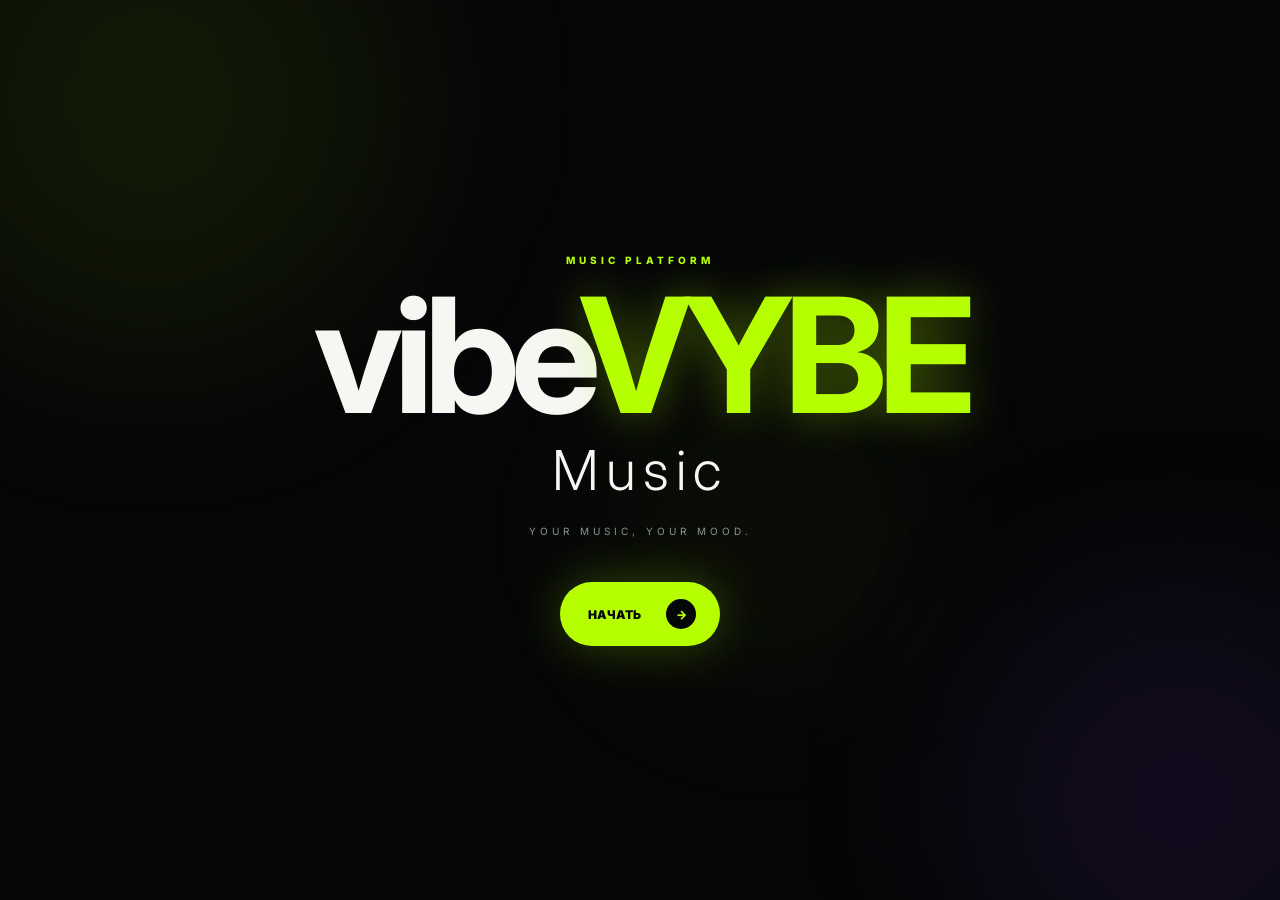
<file: index.html>
<!DOCTYPE html>
<html lang="ru">
<head>
    <meta charset="UTF-8">
    <meta name="viewport" content="width=device-width, initial-scale=1.0">
    <title>vibeVYBE Music</title>
    <link rel="stylesheet" href="style.css">
</head>

<body class="intro-page">

    <div class="ambient ambient-one"></div>
    <div class="ambient ambient-two"></div>
    <div class="ambient ambient-three"></div>

    <main class="intro-screen">

        <div class="intro-content">

            <div class="intro-mini">MUSIC PLATFORM</div>

            <h1>
                vibe<span>VYBE</span>
            </h1>

            <div class="intro-music">Music</div>

            <p>YOUR MUSIC, YOUR MOOD.</p>

            <a href="home.html" class="intro-button">
                НАЧАТЬ
                <span>→</span>
            </a>

        </div>

    </main>

</body>
</html>
</file>
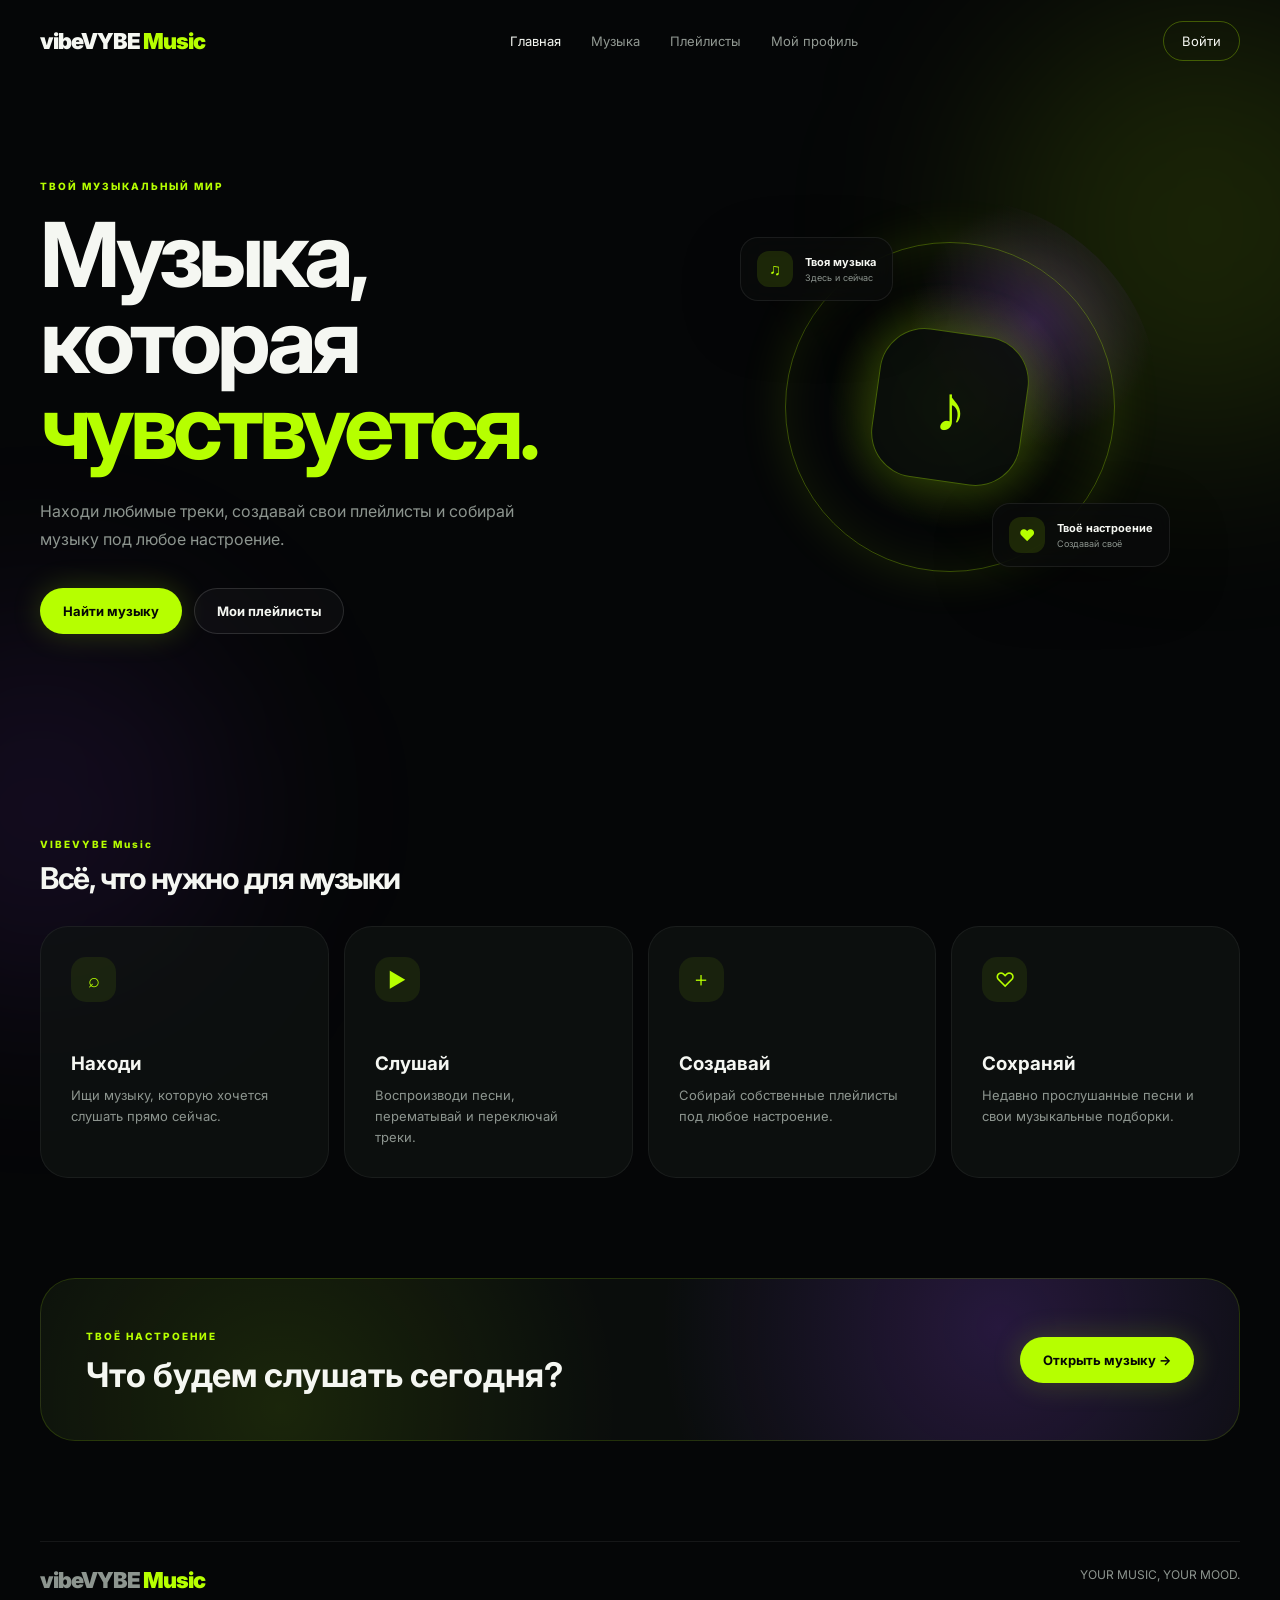
<file: home.html>
<!DOCTYPE html>
<html lang="ru">
<head>
    <meta charset="UTF-8">
    <meta name="viewport" content="width=device-width, initial-scale=1.0">
    <title>Главная — vibeVYBE Music</title>
    <link rel="stylesheet" href="style.css">
</head>

<body>

    <div class="background-glow glow-one"></div>
    <div class="background-glow glow-two"></div>

    <header class="header">

        <a href="home.html" class="logo">
            vibeVYBE <span>Music</span>
        </a>

        <nav>
            <a href="home.html" class="active">Главная</a>
            <a href="music.html">Музыка</a>
            <a href="playlists.html">Плейлисты</a>
            <a href="profile.html">Мой профиль</a>
        </nav>

        <a href="login.html" class="header-login" id="headerLogin">
            Войти
        </a>

    </header>

    <main>

        <section class="hero">

            <div class="hero-text">

                <div class="eyebrow">
                    ТВОЙ МУЗЫКАЛЬНЫЙ МИР
                </div>

                <h1>
                    Музыка,<br>
                    которая <span>чувствуется.</span>
                </h1>

                <p>
                    Находи любимые треки, создавай свои плейлисты
                    и собирай музыку под любое настроение.
                </p>

                <div class="hero-buttons">
                    <a href="music.html" class="neon-button">
                        Найти музыку
                    </a>

                    <a href="playlists.html" class="outline-button">
                        Мои плейлисты
                    </a>
                </div>

            </div>

            <div class="hero-visual">

                <div class="music-orb">

                    <div class="orb-ring"></div>

                    <div class="orb-center">
                        <span>♪</span>
                    </div>

                    <div class="floating-card card-a">
                        <span>♫</span>
                        <div>
                            <strong>Твоя музыка</strong>
                            <small>Здесь и сейчас</small>
                        </div>
                    </div>

                    <div class="floating-card card-b">
                        <span>♥</span>
                        <div>
                            <strong>Твоё настроение</strong>
                            <small>Создавай своё</small>
                        </div>
                    </div>

                </div>

            </div>

        </section>

        <section class="section">

            <div class="section-heading">
                <div>
                    <span>VIBEVYBE Music</span>
                    <h2>Всё, что нужно для музыки</h2>
                </div>
            </div>

            <div class="feature-grid">

                <div class="feature-card">
                    <div class="feature-icon">⌕</div>
                    <h3>Находи</h3>
                    <p>
                        Ищи музыку, которую хочется слушать прямо сейчас.
                    </p>
                </div>

                <div class="feature-card">
                    <div class="feature-icon">▶</div>
                    <h3>Слушай</h3>
                    <p>
                        Воспроизводи песни, перематывай и переключай треки.
                    </p>
                </div>

                <div class="feature-card">
                    <div class="feature-icon">＋</div>
                    <h3>Создавай</h3>
                    <p>
                        Собирай собственные плейлисты под любое настроение.
                    </p>
                </div>

                <div class="feature-card">
                    <div class="feature-icon">♡</div>
                    <h3>Сохраняй</h3>
                    <p>
                        Недавно прослушанные песни и свои музыкальные подборки.
                    </p>
                </div>

            </div>

        </section>

        <section class="mood-section">

            <div class="mood-box">

                <div>
                    <span>ТВОЁ НАСТРОЕНИЕ</span>
                    <h2>Что будем слушать сегодня?</h2>
                </div>

                <a href="music.html" class="neon-button">
                    Открыть музыку →
                </a>

            </div>

        </section>

    </main>

    <footer>
        <div class="logo">vibeVYBE <span>Music</span></div>
        <p>YOUR MUSIC, YOUR MOOD.</p>
    </footer>

    <script src="script.js"></script>

</body>
</html>
</file>
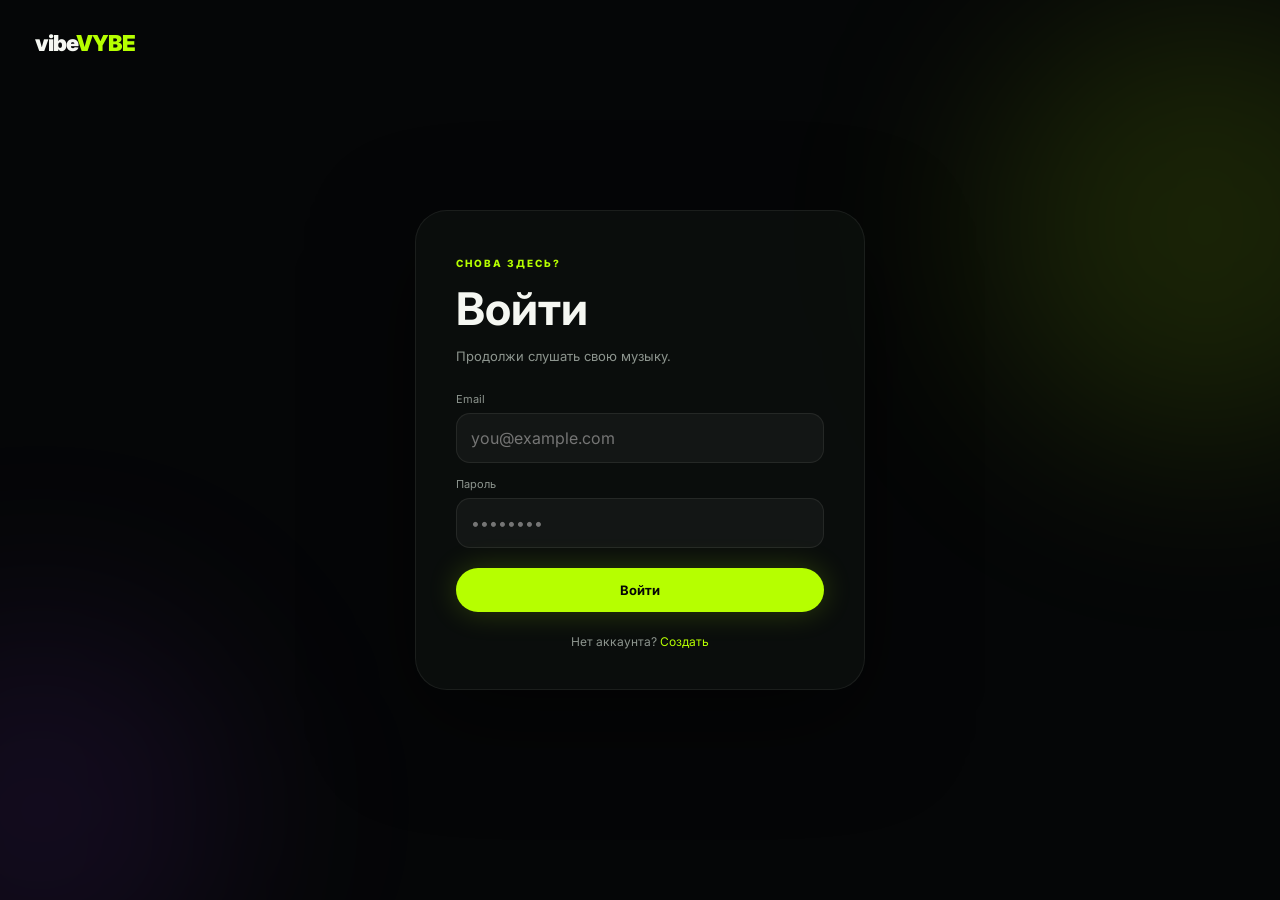
<file: login.html>
<!DOCTYPE html>
<html lang="ru">
<head>
    <meta charset="UTF-8">
    <meta name="viewport" content="width=device-width, initial-scale=1.0">
    <title>Вход — vibeVYBE Music</title>
    <link rel="stylesheet" href="style.css">
</head>

<body class="auth-page">

    <div class="background-glow glow-one"></div>
    <div class="background-glow glow-two"></div>

    <a href="index.html" class="auth-logo">
        vibe<span>VYBE</span>
    </a>

    <div class="auth-box">

        <span class="eyebrow">СНОВА ЗДЕСЬ?</span>

        <h1>Войти</h1>

        <p>
            Продолжи слушать свою музыку.
        </p>

        <form id="loginForm">

            <label>Email</label>

            <input
                type="email"
                id="loginEmail"
                placeholder="you@example.com"
                required
            >

            <label>Пароль</label>

            <input
                type="password"
                id="loginPassword"
                placeholder="••••••••"
                required
            >

            <button class="neon-button full-button" type="submit">
                Войти
            </button>

        </form>

        <div class="auth-bottom">
            Нет аккаунта?
            <a href="register.html">Создать</a>
        </div>

    </div>

    <script src="script.js"></script>

</body>
</html>
</file>
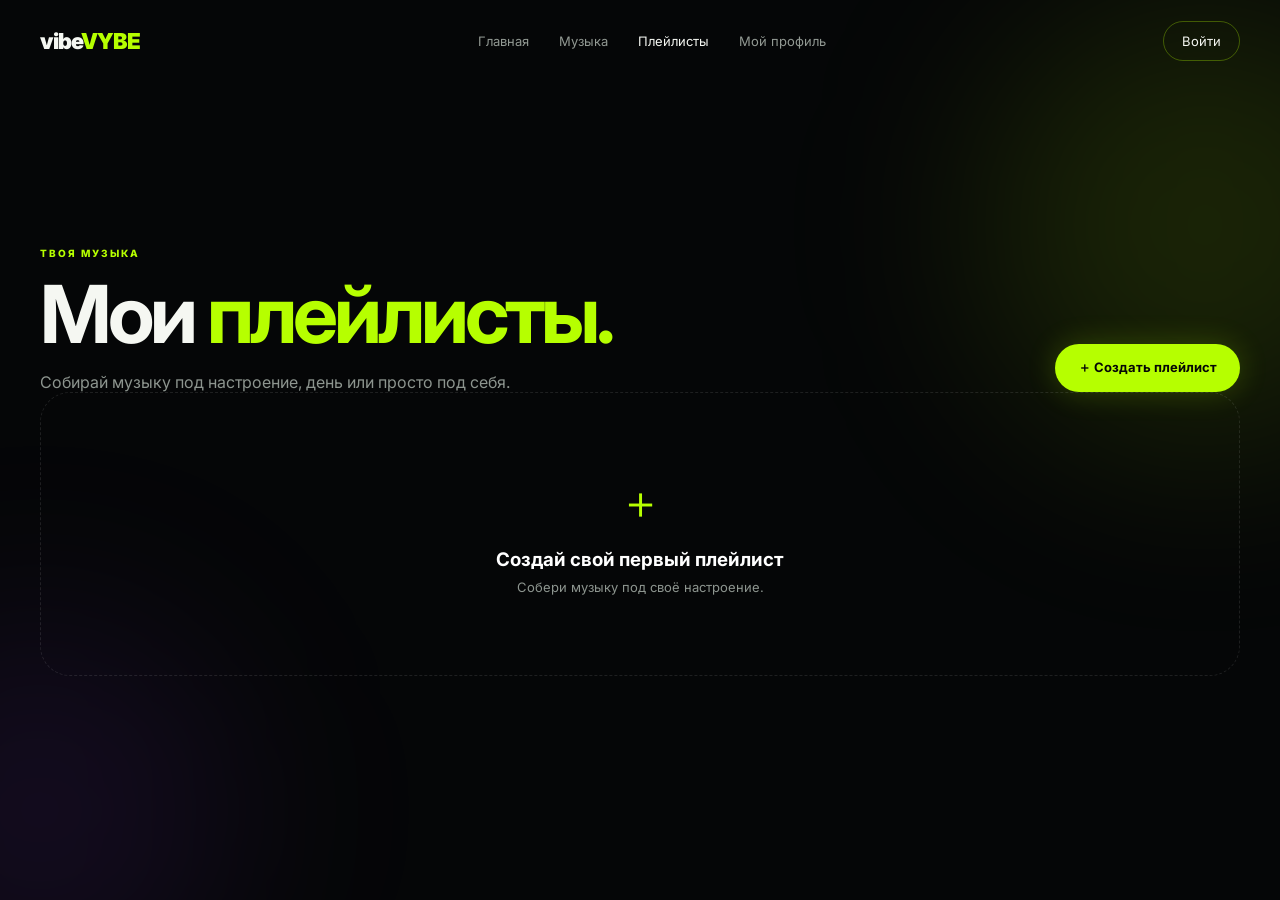
<file: playlists.html>
<!DOCTYPE html>
<html lang="ru">
<head>
    <meta charset="UTF-8">
    <meta name="viewport" content="width=device-width, initial-scale=1.0">
    <title>Плейлисты — vibeVYBE Music</title>
    <link rel="stylesheet" href="style.css">
</head>

<body>

    <div class="background-glow glow-one"></div>
    <div class="background-glow glow-two"></div>

    <header class="header">

        <a href="home.html" class="logo">
            vibe<span>VYBE</span>
        </a>

        <nav>
            <a href="home.html">Главная</a>
            <a href="music.html">Музыка</a>
            <a href="playlists.html" class="active">Плейлисты</a>
            <a href="profile.html">Мой профиль</a>
        </nav>

        <a href="login.html" class="header-login" id="headerLogin">
            Войти
        </a>

    </header>

    <main class="page">

        <section class="page-heading">

            <div>
                <span class="eyebrow">ТВОЯ МУЗЫКА</span>

                <h1>
                    Мои <span>плейлисты.</span>
                </h1>

                <p>
                    Собирай музыку под настроение, день или просто под себя.
                </p>
            </div>

            <button class="neon-button" id="createPlaylistButton">
                ＋ Создать плейлист
            </button>

        </section>

        <section>

            <div id="playlistsGrid" class="playlist-grid"></div>

        </section>

    </main>

    <div class="modal" id="createPlaylistModal">

        <div class="modal-box">

            <button class="modal-close" id="closeCreateModal">
                ×
            </button>

            <span class="eyebrow">НОВЫЙ ПЛЕЙЛИСТ</span>

            <h2>Создать плейлист</h2>

            <label>
                Название
            </label>

            <input
                type="text"
                id="playlistName"
                placeholder="Например: Ночное настроение"
            >

            <label>
                Обложка
            </label>

            <input
                type="file"
                id="playlistCover"
                accept="image/*"
            >

            <div id="coverPreview" class="cover-preview"></div>

            <button id="savePlaylistButton" class="neon-button full-button">
                Создать
            </button>

        </div>

    </div>

    <script src="script.js"></script>

</body>
</html>
</file>
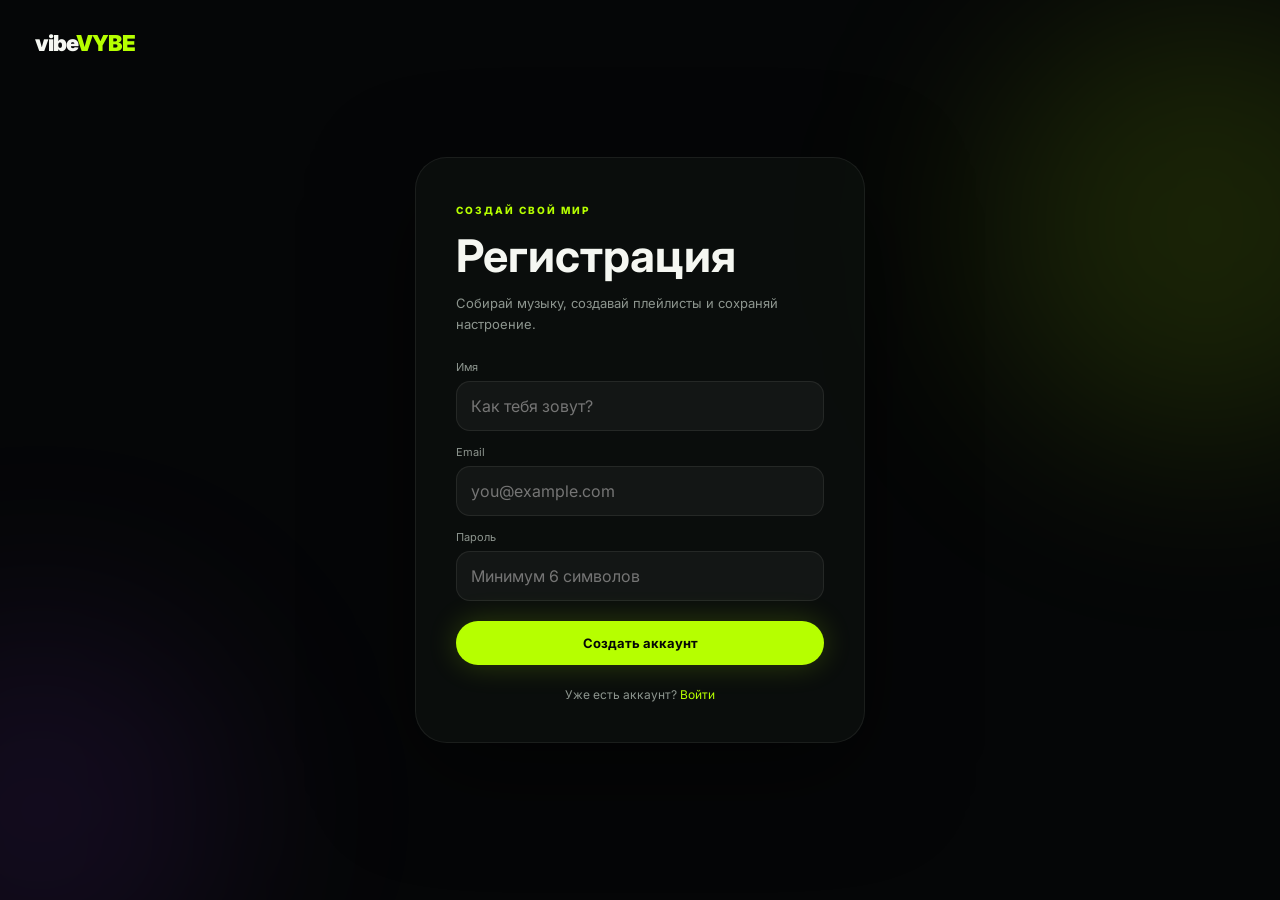
<file: register.html>
<!DOCTYPE html>
<html lang="ru">
<head>
    <meta charset="UTF-8">
    <meta name="viewport" content="width=device-width, initial-scale=1.0">
    <title>Регистрация — vibeVYBE Music</title>
    <link rel="stylesheet" href="style.css">
</head>

<body class="auth-page">

    <div class="background-glow glow-one"></div>
    <div class="background-glow glow-two"></div>

    <a href="index.html" class="auth-logo">
        vibe<span>VYBE</span>
    </a>

    <div class="auth-box">

        <span class="eyebrow">СОЗДАЙ СВОЙ МИР</span>

        <h1>Регистрация</h1>

        <p>
            Собирай музыку, создавай плейлисты и сохраняй настроение.
        </p>

        <form id="registerForm">

            <label>Имя</label>

            <input
                type="text"
                id="registerName"
                placeholder="Как тебя зовут?"
                required
            >

            <label>Email</label>

            <input
                type="email"
                id="registerEmail"
                placeholder="you@example.com"
                required
            >

            <label>Пароль</label>

            <input
                type="password"
                id="registerPassword"
                placeholder="Минимум 6 символов"
                required
            >

            <button class="neon-button full-button" type="submit">
                Создать аккаунт
            </button>

        </form>

        <div class="auth-bottom">
            Уже есть аккаунт?
            <a href="login.html">Войти</a>
        </div>

    </div>

    <script src="script.js"></script>

</body>
</html>
</file>
<file: style.css>
@import url('https://fonts.googleapis.com/css2?family=Inter:wght@400;500;600;700;800;900&display=swap');

:root {
    --bg: #050607;
    --bg-soft: #0a0d0c;
    --card: rgba(16, 20, 19, 0.72);
    --green: #b6ff00;
    --green-soft: #8eff00;
    --purple: #9d45ff;
    --white: #f5f7f2;
    --muted: #8d958f;
    --border: rgba(182, 255, 0, 0.14);
    --radius: 28px;
}

* {
    box-sizing: border-box;
    margin: 0;
    padding: 0;
}

html {
    scroll-behavior: smooth;
}

body {
    min-height: 100vh;
    background: var(--bg);
    color: var(--white);
    font-family: Inter, sans-serif;
    overflow-x: hidden;
}

a {
    color: inherit;
    text-decoration: none;
}

button,
input {
    font: inherit;
}

button {
    cursor: pointer;
}

.background-glow,
.ambient {
    position: fixed;
    border-radius: 50%;
    filter: blur(100px);
    pointer-events: none;
    z-index: -1;
}

.glow-one {
    width: 450px;
    height: 450px;
    background: rgba(182, 255, 0, 0.12);
    top: 0;
    right: -150px;
}

.glow-two {
    width: 380px;
    height: 380px;
    background: rgba(157, 69, 255, 0.1);
    bottom: -100px;
    left: -150px;
}

.ambient-one {
    width: 500px;
    height: 500px;
    background: rgba(182, 255, 0, 0.08);
    top: -150px;
    left: -100px;
}

.ambient-two {
    width: 400px;
    height: 400px;
    background: rgba(157, 69, 255, 0.1);
    bottom: -100px;
    right: -100px;
}

.ambient-three {
    width: 250px;
    height: 250px;
    background: rgba(182, 255, 0, 0.06);
    top: 45%;
    right: 30%;
}

.header {
    width: min(1200px, calc(100% - 40px));
    height: 82px;
    margin: 0 auto;
    display: flex;
    align-items: center;
    justify-content: space-between;
    position: relative;
    z-index: 20;
}

.logo,
.auth-logo {
    font-size: 22px;
    font-weight: 900;
    letter-spacing: -1px;
}

.logo span,
.auth-logo span,
.hero h1 span,
.music-header h1 span,
.page-heading h1 span {
    color: var(--green);
}

.header nav {
    display: flex;
    gap: 30px;
}

.header nav a {
    color: #929993;
    font-size: 13px;
    transition: 0.25s;
}

.header nav a:hover,
.header nav a.active {
    color: var(--white);
}

.header-login {
    border: 1px solid rgba(182, 255, 0, 0.3);
    padding: 11px 18px;
    border-radius: 100px;
    font-size: 13px;
    transition: 0.25s;
}

.header-login:hover {
    background: var(--green);
    color: #050607;
    box-shadow: 0 0 25px rgba(182, 255, 0, 0.35);
}

.hero {
    width: min(1200px, calc(100% - 40px));
    min-height: 650px;
    margin: 0 auto;
    display: grid;
    grid-template-columns: 1fr 1fr;
    align-items: center;
    gap: 40px;
}

.eyebrow {
    color: var(--green);
    font-size: 10px;
    font-weight: 800;
    letter-spacing: 2px;
}

.hero h1 {
    margin-top: 20px;
    font-size: clamp(52px, 7vw, 92px);
    line-height: 0.96;
    letter-spacing: -5px;
    max-width: 700px;
}

.hero-text > p {
    color: var(--muted);
    line-height: 1.7;
    max-width: 500px;
    margin-top: 28px;
}

.hero-buttons {
    display: flex;
    gap: 12px;
    margin-top: 35px;
}

.neon-button,
.outline-button {
    display: inline-flex;
    align-items: center;
    justify-content: center;
    border-radius: 100px;
    padding: 14px 22px;
    border: 1px solid transparent;
    transition: 0.25s;
    font-weight: 700;
    font-size: 13px;
}

.neon-button {
    background: var(--green);
    color: #060706;
    box-shadow: 0 0 30px rgba(182, 255, 0, 0.2);
}

.neon-button:hover {
    transform: translateY(-2px);
    box-shadow: 0 0 40px rgba(182, 255, 0, 0.4);
}

.outline-button {
    border-color: rgba(255, 255, 255, 0.13);
    color: var(--white);
    background: rgba(255, 255, 255, 0.03);
}

.outline-button:hover {
    border-color: var(--green);
    color: var(--green);
}

.hero-visual {
    display: flex;
    justify-content: center;
}

.music-orb {
    width: 420px;
    height: 420px;
    border-radius: 50%;
    position: relative;
    display: grid;
    place-items: center;
    background:
        radial-gradient(circle at center, rgba(182,255,0,.2), transparent 42%),
        radial-gradient(circle at 70% 30%, rgba(157,69,255,.25), transparent 30%);
}

.orb-ring {
    position: absolute;
    width: 330px;
    height: 330px;
    border-radius: 50%;
    border: 1px solid rgba(182, 255, 0, 0.3);
    box-shadow:
        0 0 50px rgba(182, 255, 0, 0.12),
        inset 0 0 50px rgba(182, 255, 0, 0.08);
    animation: pulse 4s infinite ease-in-out;
}

.orb-center {
    width: 150px;
    height: 150px;
    border-radius: 45px;
    transform: rotate(8deg);
    background: rgba(10, 13, 12, 0.85);
    border: 1px solid rgba(182, 255, 0, 0.35);
    box-shadow: 0 0 50px rgba(182, 255, 0, 0.2);
    display: grid;
    place-items: center;
}

.orb-center span {
    font-size: 65px;
    color: var(--green);
    transform: rotate(-8deg);
}

.floating-card {
    position: absolute;
    display: flex;
    align-items: center;
    gap: 12px;
    padding: 13px 16px;
    border-radius: 18px;
    background: rgba(9, 11, 10, 0.8);
    backdrop-filter: blur(15px);
    border: 1px solid rgba(255,255,255,.08);
    box-shadow: 0 20px 60px rgba(0,0,0,.3);
}

.floating-card span {
    width: 36px;
    height: 36px;
    border-radius: 12px;
    display: grid;
    place-items: center;
    background: rgba(182,255,0,.12);
    color: var(--green);
}

.floating-card strong,
.floating-card small {
    display: block;
}

.floating-card strong {
    font-size: 11px;
}

.floating-card small {
    color: var(--muted);
    font-size: 9px;
    margin-top: 3px;
}

.card-a {
    top: 40px;
    left: 0;
}

.card-b {
    right: -10px;
    bottom: 50px;
}

.section,
.mood-section {
    width: min(1200px, calc(100% - 40px));
    margin: 100px auto;
}

.section-heading span {
    font-size: 10px;
    color: var(--green);
    letter-spacing: 2px;
    font-weight: 800;
}

.section-heading h2,
.section-title-row h2 {
    font-size: 30px;
    letter-spacing: -1.5px;
    margin-top: 8px;
}

.feature-grid {
    display: grid;
    grid-template-columns: repeat(4, 1fr);
    gap: 15px;
    margin-top: 30px;
}

.feature-card {
    padding: 30px;
    min-height: 230px;
    border-radius: var(--radius);
    background: var(--card);
    border: 1px solid rgba(255,255,255,.06);
    transition: 0.3s;
}

.feature-card:hover {
    transform: translateY(-5px);
    border-color: rgba(182,255,0,.25);
    box-shadow: 0 20px 60px rgba(0,0,0,.25);
}

.feature-icon {
    width: 45px;
    height: 45px;
    display: grid;
    place-items: center;
    border-radius: 15px;
    color: var(--green);
    background: rgba(182,255,0,.08);
    font-size: 20px;
}

.feature-card h3 {
    margin-top: 50px;
}

.feature-card p {
    margin-top: 10px;
    color: var(--muted);
    line-height: 1.6;
    font-size: 13px;
}

.mood-box {
    padding: 45px;
    border-radius: 35px;
    border: 1px solid rgba(182,255,0,.15);
    background:
        radial-gradient(circle at 80% 30%, rgba(157,69,255,.2), transparent 35%),
        radial-gradient(circle at 20% 80%, rgba(182,255,0,.1), transparent 35%),
        rgba(12,15,14,.8);
    display: flex;
    align-items: center;
    justify-content: space-between;
    gap: 30px;
}

.mood-box span {
    color: var(--green);
    font-size: 10px;
    letter-spacing: 2px;
    font-weight: 800;
}

.mood-box h2 {
    font-size: 34px;
    margin-top: 10px;
}

footer {
    width: min(1200px, calc(100% - 40px));
    margin: 100px auto 30px;
    padding-top: 25px;
    border-top: 1px solid rgba(255,255,255,.07);
    display: flex;
    justify-content: space-between;
    color: var(--muted);
    font-size: 12px;
}

.page {
    width: min(1200px, calc(100% - 40px));
    margin: 60px auto 140px;
}

.page-heading,
.music-header {
    min-height: 250px;
    display: flex;
    align-items: end;
    justify-content: space-between;
    gap: 30px;
}

.page-heading h1,
.music-header h1 {
    margin-top: 15px;
    font-size: clamp(48px, 7vw, 80px);
    line-height: .95;
    letter-spacing: -4px;
}

.page-heading p {
    color: var(--muted);
    margin-top: 20px;
    max-width: 500px;
}

.search-box {
    width: min(500px, 100%);
    display: flex;
    gap: 8px;
    padding: 8px;
    border-radius: 100px;
    background: rgba(255,255,255,.04);
    border: 1px solid rgba(255,255,255,.08);
}

.search-box input {
    flex: 1;
    min-width: 0;
    background: transparent;
    border: 0;
    outline: 0;
    color: white;
    padding: 12px 16px;
}

.search-box button {
    border: 0;
    border-radius: 100px;
    background: var(--green);
    padding: 0 22px;
    font-weight: 800;
}

.music-section,
.profile-section {
    margin-top: 70px;
}

.section-title-row {
    display: flex;
    align-items: center;
    justify-content: space-between;
    gap: 20px;
    margin-bottom: 20px;
}

.section-title-row h2 {
    font-size: 24px;
}

.section-title-row a {
    color: var(--green);
    font-size: 12px;
}

.music-grid {
    display: grid;
    grid-template-columns: repeat(4, 1fr);
    gap: 15px;
}

.music-card {
    overflow: hidden;
    border-radius: 22px;
    background: rgba(15,18,17,.75);
    border: 1px solid rgba(255,255,255,.06);
    transition: .25s;
}

.music-card:hover {
    transform: translateY(-5px);
    border-color: rgba(182,255,0,.3);
}

.music-cover {
    width: 100%;
    aspect-ratio: 1;
    object-fit: cover;
}

.music-card-content {
    padding: 15px;
}

.music-card-title {
    white-space: nowrap;
    overflow: hidden;
    text-overflow: ellipsis;
    font-weight: 700;
    font-size: 13px;
}

.music-card-artist {
    color: var(--muted);
    font-size: 11px;
    margin-top: 6px;
    white-space: nowrap;
    overflow: hidden;
    text-overflow: ellipsis;
}

.music-actions {
    display: flex;
    gap: 6px;
    margin-top: 14px;
}

.music-actions button {
    flex: 1;
    border: 1px solid rgba(255,255,255,.08);
    background: rgba(255,255,255,.04);
    color: white;
    border-radius: 12px;
    padding: 9px;
}

.music-actions button:hover {
    color: var(--green);
    border-color: rgba(182,255,0,.25);
}

.empty-state {
    grid-column: 1 / -1;
    text-align: center;
    padding: 80px 20px;
    border-radius: 30px;
    border: 1px dashed rgba(255,255,255,.1);
    color: var(--muted);
}

.empty-state div {
    font-size: 45px;
    color: var(--green);
}

.empty-state h3 {
    color: white;
    margin-top: 15px;
}

.empty-state p {
    margin-top: 8px;
    font-size: 13px;
}

.history-list {
    display: flex;
    flex-direction: column;
    gap: 8px;
}

.history-item {
    display: flex;
    align-items: center;
    gap: 15px;
    padding: 10px;
    border-radius: 18px;
    background: rgba(255,255,255,.025);
}

.history-item img {
    width: 60px;
    height: 60px;
    object-fit: cover;
    border-radius: 14px;
}

.history-info {
    flex: 1;
    min-width: 0;
}

.history-info strong,
.history-info span {
    display: block;
}

.history-info strong {
    font-size: 13px;
}

.history-info span {
    color: var(--muted);
    font-size: 11px;
    margin-top: 5px;
}

.history-item button {
    border: 0;
    background: transparent;
    color: var(--green);
    font-size: 20px;
}

.player {
    position: fixed;
    z-index: 100;
    left: 50%;
    transform: translateX(-50%);
    bottom: 18px;
    width: min(900px, calc(100% - 30px));
    padding: 12px 16px;
    border-radius: 22px;
    background: rgba(8,10,9,.94);
    backdrop-filter: blur(20px);
    border: 1px solid rgba(182,255,0,.15);
    box-shadow: 0 20px 80px rgba(0,0,0,.6);
    display: grid;
    grid-template-columns: 1fr auto 1.5fr;
    align-items: center;
    gap: 20px;
}

.player-song {
    display: flex;
    align-items: center;
    gap: 12px;
    min-width: 0;
}

.player-song img {
    width: 48px;
    height: 48px;
    border-radius: 12px;
    object-fit: cover;
    background: #111;
}

.player-song strong,
.player-song span {
    display: block;
    white-space: nowrap;
    overflow: hidden;
    text-overflow: ellipsis;
}

.player-song strong {
    font-size: 12px;
}

.player-song span {
    color: var(--muted);
    font-size: 10px;
    margin-top: 5px;
}

.player-controls {
    display: flex;
    align-items: center;
    gap: 8px;
}

.player-controls button {
    width: 34px;
    height: 34px;
    border-radius: 50%;
    border: 0;
    background: transparent;
    color: white;
}

.player-controls .play-main {
    background: var(--green);
    color: #000;
}

.progress-area {
    display: flex;
    align-items: center;
    gap: 8px;
    font-size: 9px;
    color: var(--muted);
}

.progress-area input {
    flex: 1;
    accent-color: var(--green);
}

#youtubePlayer {
    position: fixed;
    width: 1px;
    height: 1px;
    opacity: 0;
    pointer-events: none;
}

.playlist-grid {
    display: grid;
    grid-template-columns: repeat(4, 1fr);
    gap: 18px;
}

.playlist-card {
    padding: 12px;
    border-radius: 25px;
    background: rgba(15,18,17,.75);
    border: 1px solid rgba(255,255,255,.06);
}

.playlist-cover {
    width: 100%;
    aspect-ratio: 1;
    border-radius: 18px;
    object-fit: cover;
    background:
        radial-gradient(circle at 20% 20%, rgba(182,255,0,.4), transparent 35%),
        radial-gradient(circle at 80% 80%, rgba(157,69,255,.4), transparent 35%),
        #101411;
}

.playlist-card h3 {
    margin: 15px 5px 5px;
    font-size: 14px;
}

.playlist-card p {
    margin: 0 5px;
    color: var(--muted);
    font-size: 11px;
}

.playlist-card button {
    width: 100%;
    margin-top: 15px;
    padding: 10px;
    border: 1px solid rgba(255,255,255,.08);
    background: rgba(255,255,255,.03);
    color: #ff7d7d;
    border-radius: 12px;
}

.cover-preview {
    width: 100px;
    height: 100px;
    border-radius: 18px;
    overflow: hidden;
    margin-top: 15px;
}

.cover-preview img {
    width: 100%;
    height: 100%;
    object-fit: cover;
}

.profile-card {
    padding: 35px;
    border-radius: 32px;
    background:
        radial-gradient(circle at 80% 20%, rgba(157,69,255,.16), transparent 35%),
        rgba(13,16,15,.8);
    border: 1px solid rgba(255,255,255,.07);
}

.profile-main {
    display: flex;
    align-items: center;
    gap: 30px;
}

.avatar-wrapper {
    position: relative;
}

.avatar-wrapper img {
    width: 125px;
    height: 125px;
    object-fit: cover;
    border-radius: 38px;
    border: 2px solid rgba(182,255,0,.4);
    background: #111;
}

.avatar-edit {
    position: absolute;
    bottom: -5px;
    right: -5px;
    width: 38px;
    height: 38px;
    border-radius: 50%;
    background: var(--green);
    color: #000;
    display: grid;
    place-items: center;
    font-weight: 900;
    cursor: pointer;
}

.profile-info h1 {
    font-size: 38px;
    margin-top: 8px;
}

.profile-info p {
    color: var(--muted);
    margin: 7px 0 20px;
}

.profile-stats {
    display: flex;
    gap: 50px;
    margin-top: 35px;
    padding-top: 25px;
    border-top: 1px solid rgba(255,255,255,.07);
}

.profile-stats strong,
.profile-stats span {
    display: block;
}

.profile-stats strong {
    font-size: 25px;
}

.profile-stats span {
    color: var(--muted);
    font-size: 11px;
    margin-top: 5px;
}

.logout-button {
    margin-top: 60px;
    border: 1px solid rgba(255,80,80,.2);
    background: rgba(255,80,80,.04);
    color: #ff8585;
    padding: 12px 18px;
    border-radius: 100px;
}

.modal {
    position: fixed;
    inset: 0;
    z-index: 200;
    background: rgba(0,0,0,.7);
    backdrop-filter: blur(12px);
    display: none;
    align-items: center;
    justify-content: center;
    padding: 20px;
}

.modal.show {
    display: flex;
}

.modal-box {
    width: min(500px, 100%);
    padding: 35px;
    border-radius: 30px;
    background: #0c100e;
    border: 1px solid rgba(182,255,0,.15);
    box-shadow: 0 30px 100px rgba(0,0,0,.7);
    position: relative;
}

.modal-box h2 {
    font-size: 30px;
    margin: 10px 0 25px;
}

.modal-box label {
    display: block;
    font-size: 11px;
    color: var(--muted);
    margin: 15px 0 8px;
}

.modal-box input {
    width: 100%;
    border: 1px solid rgba(255,255,255,.08);
    background: rgba(255,255,255,.04);
    color: white;
    border-radius: 14px;
    padding: 13px;
    outline: none;
}

.modal-box input:focus {
    border-color: rgba(182,255,0,.4);
}

.modal-close {
    position: absolute;
    top: 18px;
    right: 18px;
    border: 0;
    background: transparent;
    color: white;
    font-size: 28px;
}

.full-button {
    width: 100%;
    border: 0;
    margin-top: 20px;
}

.playlist-choice {
    display: flex;
    align-items: center;
    gap: 12px;
    width: 100%;
    border: 1px solid rgba(255,255,255,.06);
    background: rgba(255,255,255,.03);
    color: white;
    border-radius: 16px;
    padding: 10px;
    margin-bottom: 8px;
    text-align: left;
}

.playlist-choice img {
    width: 45px;
    height: 45px;
    object-fit: cover;
    border-radius: 12px;
}

.auth-page {
    min-height: 100vh;
    display: grid;
    place-items: center;
    padding: 30px;
}

.auth-logo {
    position: fixed;
    top: 30px;
    left: 35px;
}

.auth-box {
    width: min(450px, 100%);
    padding: 40px;
    border-radius: 32px;
    background: rgba(12,16,14,.85);
    border: 1px solid rgba(255,255,255,.07);
    box-shadow: 0 30px 100px rgba(0,0,0,.5);
}

.auth-box h1 {
    font-size: 45px;
    margin-top: 10px;
}

.auth-box > p {
    color: var(--muted);
    font-size: 13px;
    line-height: 1.6;
    margin: 10px 0 25px;
}

.auth-box label {
    display: block;
    color: var(--muted);
    font-size: 11px;
    margin: 14px 0 7px;
}

.auth-box input {
    width: 100%;
    padding: 14px;
    border-radius: 14px;
    border: 1px solid rgba(255,255,255,.08);
    background: rgba(255,255,255,.04);
    color: white;
    outline: none;
}

.auth-box input:focus {
    border-color: rgba(182,255,0,.4);
}

.auth-bottom {
    text-align: center;
    color: var(--muted);
    font-size: 12px;
    margin-top: 22px;
}

.auth-bottom a {
    color: var(--green);
}

.intro-page {
    overflow: hidden;
}

.intro-screen {
    min-height: 100vh;
    display: grid;
    place-items: center;
    position: relative;
}

.intro-content {
    text-align: center;
    animation: introIn 1.2s ease both;
}

.intro-mini {
    font-size: 10px;
    letter-spacing: 4px;
    color: var(--green);
    font-weight: 800;
}

.intro-content h1 {
    font-size: clamp(70px, 13vw, 160px);
    line-height: .8;
    letter-spacing: -9px;
    margin-top: 25px;
}

.intro-content h1 span {
    color: var(--green);
    text-shadow: 0 0 45px rgba(182,255,0,.35);
}

.intro-music {
    font-size: clamp(30px, 5vw, 55px);
    margin-top: 18px;
    font-weight: 300;
    letter-spacing: 7px;
}

.intro-content > p {
    margin-top: 22px;
    color: var(--muted);
    letter-spacing: 4px;
    font-size: 10px;
}

.intro-button {
    display: inline-flex;
    align-items: center;
    gap: 25px;
    margin-top: 45px;
    padding: 17px 24px 17px 28px;
    border-radius: 100px;
    background: var(--green);
    color: #050607;
    font-size: 12px;
    font-weight: 900;
    box-shadow: 0 0 50px rgba(182,255,0,.25);
    transition: .3s;
}

.intro-button span {
    width: 30px;
    height: 30px;
    border-radius: 50%;
    background: #050607;
    color: var(--green);
    display: grid;
    place-items: center;
}

.intro-button:hover {
    transform: scale(1.04);
    box-shadow: 0 0 70px rgba(182,255,0,.4);
}

@keyframes introIn {
    from {
        opacity: 0;
        transform: translateY(30px) scale(.97);
    }

    to {
        opacity: 1;
        transform: translateY(0) scale(1);
    }
}

@keyframes pulse {
    0%, 100% {
        transform: scale(.95);
        opacity: .7;
    }

    50% {
        transform: scale(1.04);
        opacity: 1;
    }
}

@media (max-width: 900px) {

    .header nav {
        display: none;
    }

    .hero {
        grid-template-columns: 1fr;
        padding-top: 60px;
    }

    .hero-visual {
        margin-top: 30px;
    }

    .feature-grid,
    .music-grid,
    .playlist-grid {
        grid-template-columns: repeat(2, 1fr);
    }

    .music-header,
    .page-heading {
        flex-direction: column;
        align-items: flex-start;
        justify-content: center;
    }

    .player {
        grid-template-columns: 1fr auto;
    }

    .progress-area {
        grid-column: 1 / -1;
    }
}

@media (max-width: 600px) {

    .header {
        width: calc(100% - 25px);
        height: 70px;
    }

    .header-login {
        padding: 9px 13px;
    }

    .hero,
    .section,
    .mood-section,
    .page {
        width: calc(100% - 25px);
    }

    .hero {
        min-height: auto;
        padding-top: 70px;
    }

    .hero h1 {
        letter-spacing: -3px;
    }

    .hero-buttons {
        flex-direction: column;
    }

    .hero-buttons a {
        width: 100%;
    }

    .music-orb {
        width: 300px;
        height: 300px;
    }

    .orb-ring {
        width: 240px;
        height: 240px;
    }

    .orb-center {
        width: 110px;
        height: 110px;
    }

    .floating-card {
        transform: scale(.8);
    }

    .feature-grid,
    .music-grid,
    .playlist-grid {
        grid-template-columns: 1fr;
    }

    .mood-box {
        flex-direction: column;
        align-items: flex-start;
        padding: 30px;
    }

    footer {
        flex-direction: column;
        gap: 10px;
    }

    .player {
        bottom: 8px;
        width: calc(100% - 15px);
        padding: 10px;
    }

    .player-song img {
        width: 40px;
        height: 40px;
    }

    .profile-main {
        flex-direction: column;
        align-items: flex-start;
    }

    .profile-card {
        padding: 25px;
    }

    .profile-stats {
        gap: 25px;
    }

    .profile-stats strong {
        font-size: 20px;
    }

    .auth-page {
        padding: 20px;
    }

    .auth-box {
        padding: 28px 22px;
    }

    .auth-logo {
        position: static;
        margin-bottom: 20px;
    }

    .intro-content h1 {
        letter-spacing: -5px;
    }

    .intro-content > p {
        letter-spacing: 2px;
    }
}
</file>
